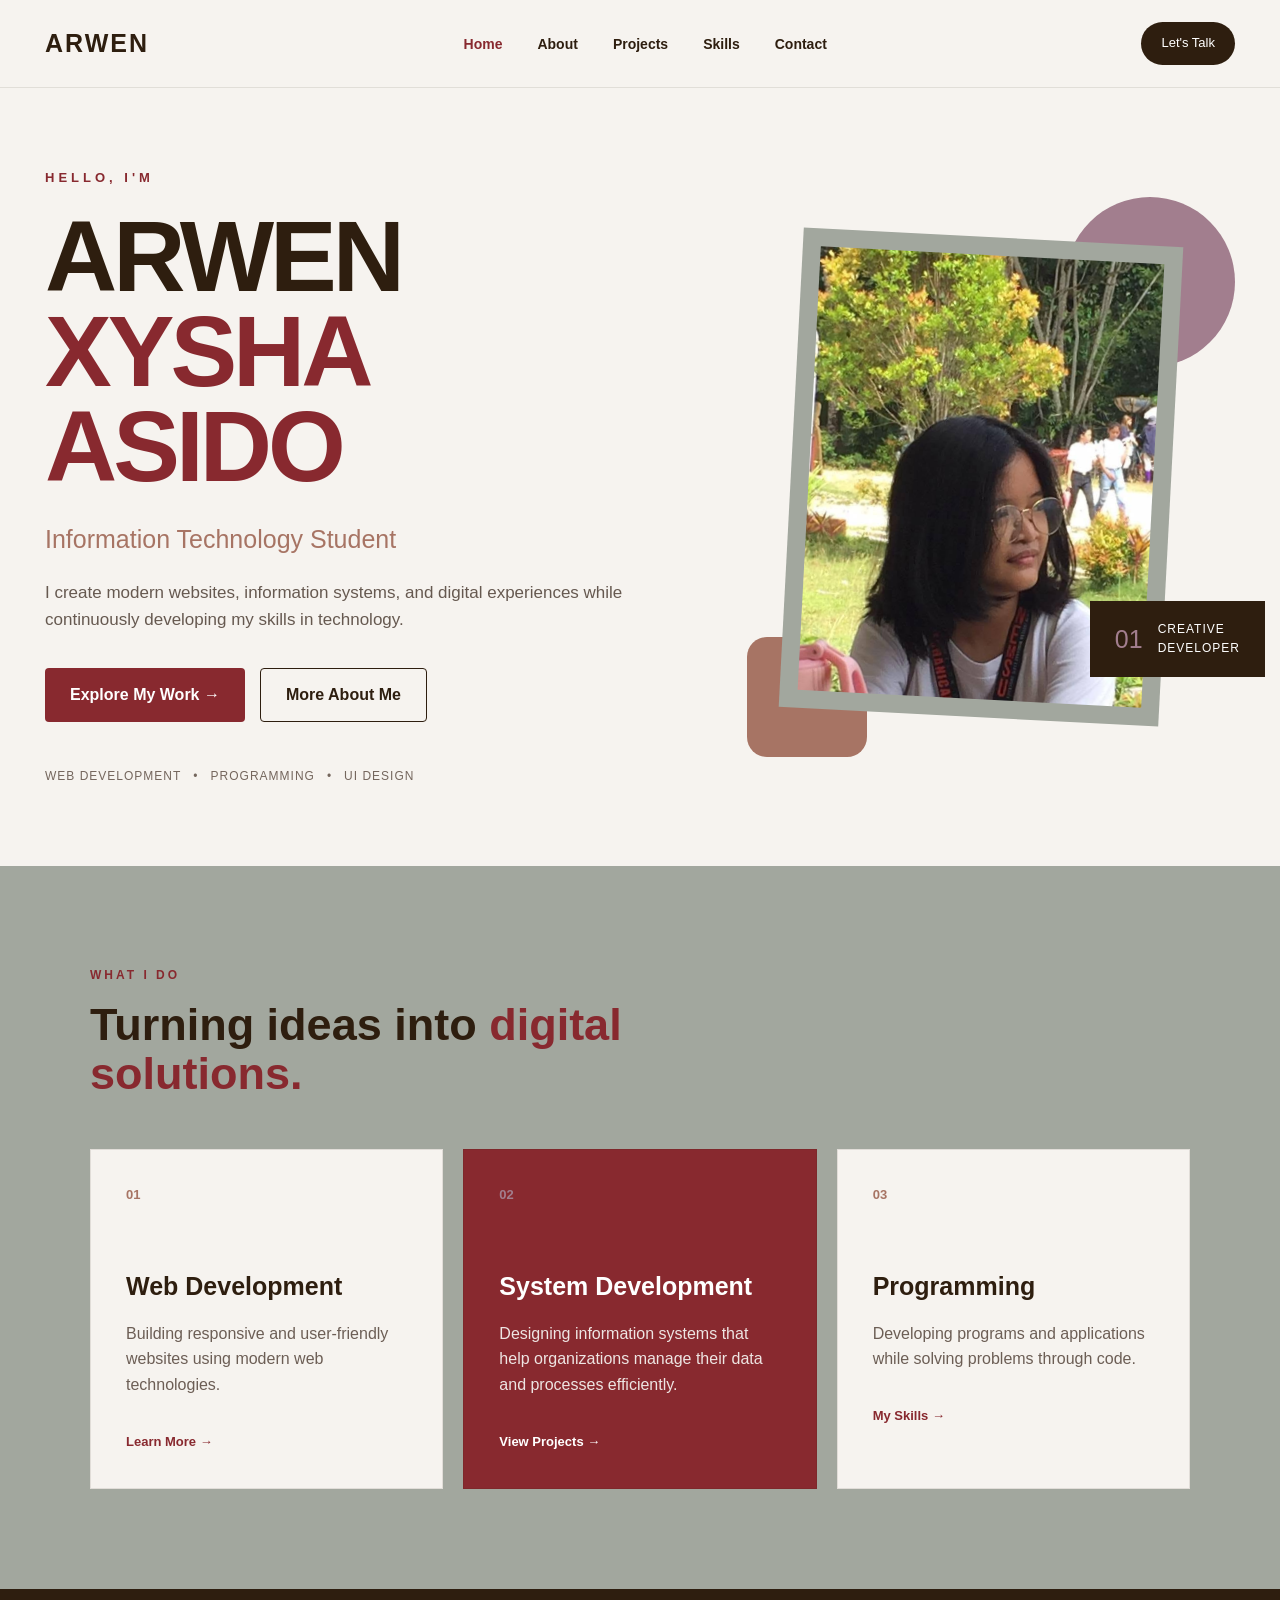
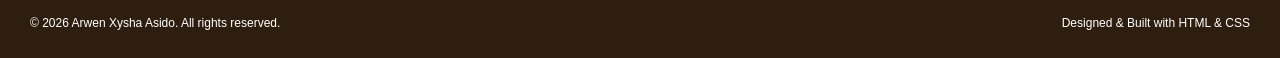
<file: index.html>
<!DOCTYPE html>
<html lang="en">

<head>
    <meta charset="UTF-8">
    <meta name="viewport" content="width=device-width, initial-scale=1.0">
    <title>Portfolio | Home</title>

    <link rel="stylesheet" href="css/style.css">
</head>

<body>

    <!-- NAVIGATION -->

    <header>
        <nav class="navbar">

            <a href="index.html" class="logo">
                ARWEN<span></span>
            </a>

            <ul class="nav-links">
                <li><a href="index.html" class="active">Home</a></li>
                <li><a href="about.html">About</a></li>
                <li><a href="projects.html">Projects</a></li>
                <li><a href="skills.html">Skills</a></li>
                <li><a href="contact.html">Contact</a></li>
            </ul>

            <a href="contact.html" class="nav-button">
                Let's Talk
            </a>

        </nav>
    </header>


    <!-- HERO -->

    <main>

        <section class="hero">

            <div class="hero-content">

                <p class="small-title">
                    HELLO, I'M
                </p>

                <h1>
                    ARWEN <span>XYSHA </span><span>ASIDO</span>
                </h1>

                <h2>
                    Information Technology Student
                </h2>

                <p class="hero-description">
                    I create modern websites, information systems,
                    and digital experiences while continuously
                    developing my skills in technology.
                </p>

                <div class="hero-buttons">

                    <a href="projects.html" class="primary-btn">
                        Explore My Work →
                    </a>

                    <a href="about.html" class="secondary-btn">
                        More About Me
                    </a>

                </div>

                <div class="social-text">
                    <span>Web Development</span>
                    <span>•</span>
                    <span>Programming</span>
                    <span>•</span>
                    <span>UI Design</span>
                </div>

            </div>


            <!-- PROFILE -->

            <div class="hero-profile">

                <div class="decor decor-one"></div>
                <div class="decor decor-two"></div>

                <div class="profile-frame">

                    <img
                        src="profile photo.jpg"
                        alt="Profile Picture"
                    >

                </div>

                <div class="profile-label">
                    <span>01</span>
                    <p>Creative<br>Developer</p>
                </div>

            </div>

        </section>


        <!-- INTRODUCTION -->

        <section class="intro-section">

            <div class="section-title">

                <p>WHAT I DO</p>

                <h2>
                    Turning ideas into
                    <span>digital solutions.</span>
                </h2>

            </div>


            <div class="service-grid">

                <div class="service-card">

                    <div class="service-number">
                        01
                    </div>

                    <h3>
                        Web Development
                    </h3>

                    <p>
                        Building responsive and user-friendly
                        websites using modern web technologies.
                    </p>

                    <a href="skills.html">
                        Learn More →
                    </a>

                </div>


                <div class="service-card featured">

                    <div class="service-number">
                        02
                    </div>

                    <h3>
                        System Development
                    </h3>

                    <p>
                        Designing information systems that help
                        organizations manage their data and
                        processes efficiently.
                    </p>

                    <a href="projects.html">
                        View Projects →
                    </a>

                </div>


                <div class="service-card">

                    <div class="service-number">
                        03
                    </div>

                    <h3>
                        Programming
                    </h3>

                    <p>
                        Developing programs and applications
                        while solving problems through code.
                    </p>

                    <a href="skills.html">
                        My Skills →
                    </a>

                </div>

            </div>

        </section>

    </main>


    <!-- FOOTER -->

    <footer>

        <p>
            © 2026 Arwen Xysha Asido. All rights reserved.
        </p>

        <p>
            Designed & Built with HTML & CSS
        </p>

    </footer>

</body>

</html>
</file>
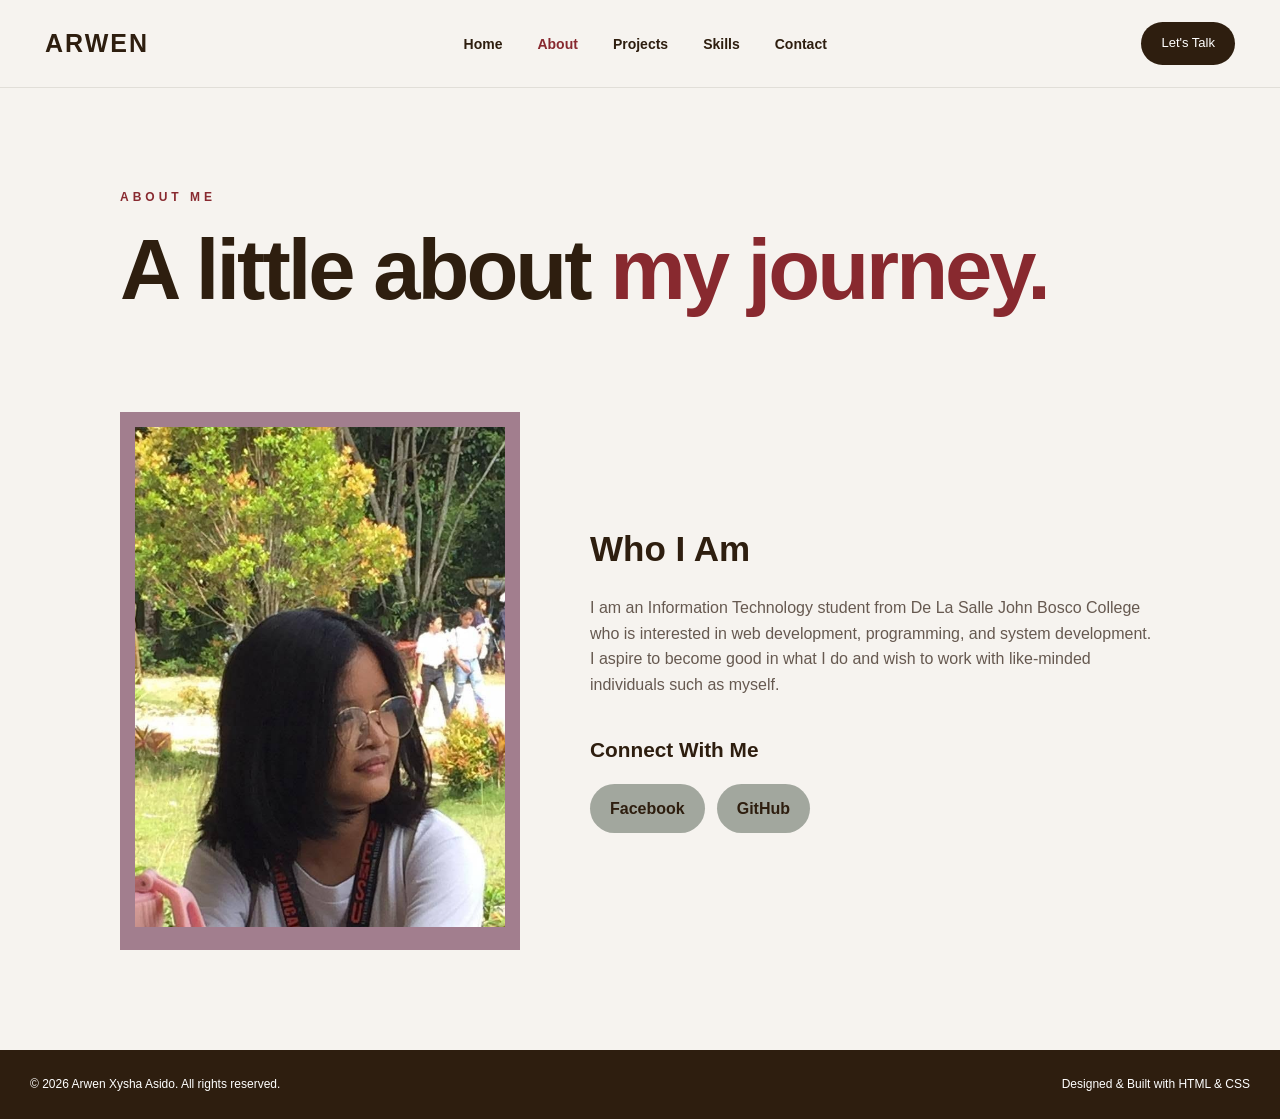
<file: about.html>
<!DOCTYPE html>
<html lang="en">

<head>

    <meta charset="UTF-8">
    <meta name="viewport"
          content="width=device-width, initial-scale=1.0">

    <title>Portfolio | About</title>

    <link rel="stylesheet" href="css/style.css">
    <link rel="stylesheet"
      href="https://cdnjs.cloudflare.com/ajax/libs/font-awesome/6.5.1/css/all.min.css">
</head>

<body>

<header>

    <nav class="navbar">

        <a href="index.html" class="logo">
            ARWEN<span></span>
        </a>

        <ul class="nav-links">

            <li>
                <a href="index.html">Home</a>
            </li>

            <li>
                <a href="about.html" class="active">About</a>
            </li>

            <li>
                <a href="projects.html">Projects</a>
            </li>

            <li>
                <a href="skills.html">Skills</a>
            </li>

            <li>
                <a href="contact.html">Contact</a>
            </li>

        </ul>

        <a href="contact.html" class="nav-button">
            Let's Talk
        </a>

    </nav>

</header>


<main>

<section class="page-intro">

    <p>ABOUT ME</p>

    <h1>
        A little about
        <span>my journey.</span>
    </h1>

</section>


<section class="about-container">

    <div class="about-image">

        <img
            src="profile photo.jpg"
            alt="About Me"
        >

    </div>


<div class="about-content">

    <h2>Who I Am</h2>

    <p>
        I am an Information Technology student from De La Salle John Bosco College who is
        interested in web development, programming, and system development. I aspire to become good in what I do
        and wish to work with like-minded individuals such as myself.
    </p>

    <div class="personal-info">
        <!-- Your personal information -->
    </div>

    <div class="social-links">
        <h3>Connect With Me</h3>

        <div class="social-icons">
            <a href="https://www.facebook.com/arwenxysha.asido/" target="_blank">
                Facebook
            </a>

            <a href="https://github.com/arwenxyshaasido" target="_blank">
                GitHub
            </a>
        </div>
    </div>

</div>

</section>

</main>


<footer>

    <p>© 2026 Arwen Xysha Asido. All rights reserved.</p>

    <p>Designed & Built with HTML & CSS</p>

</footer>

</body>
</html>
</file>
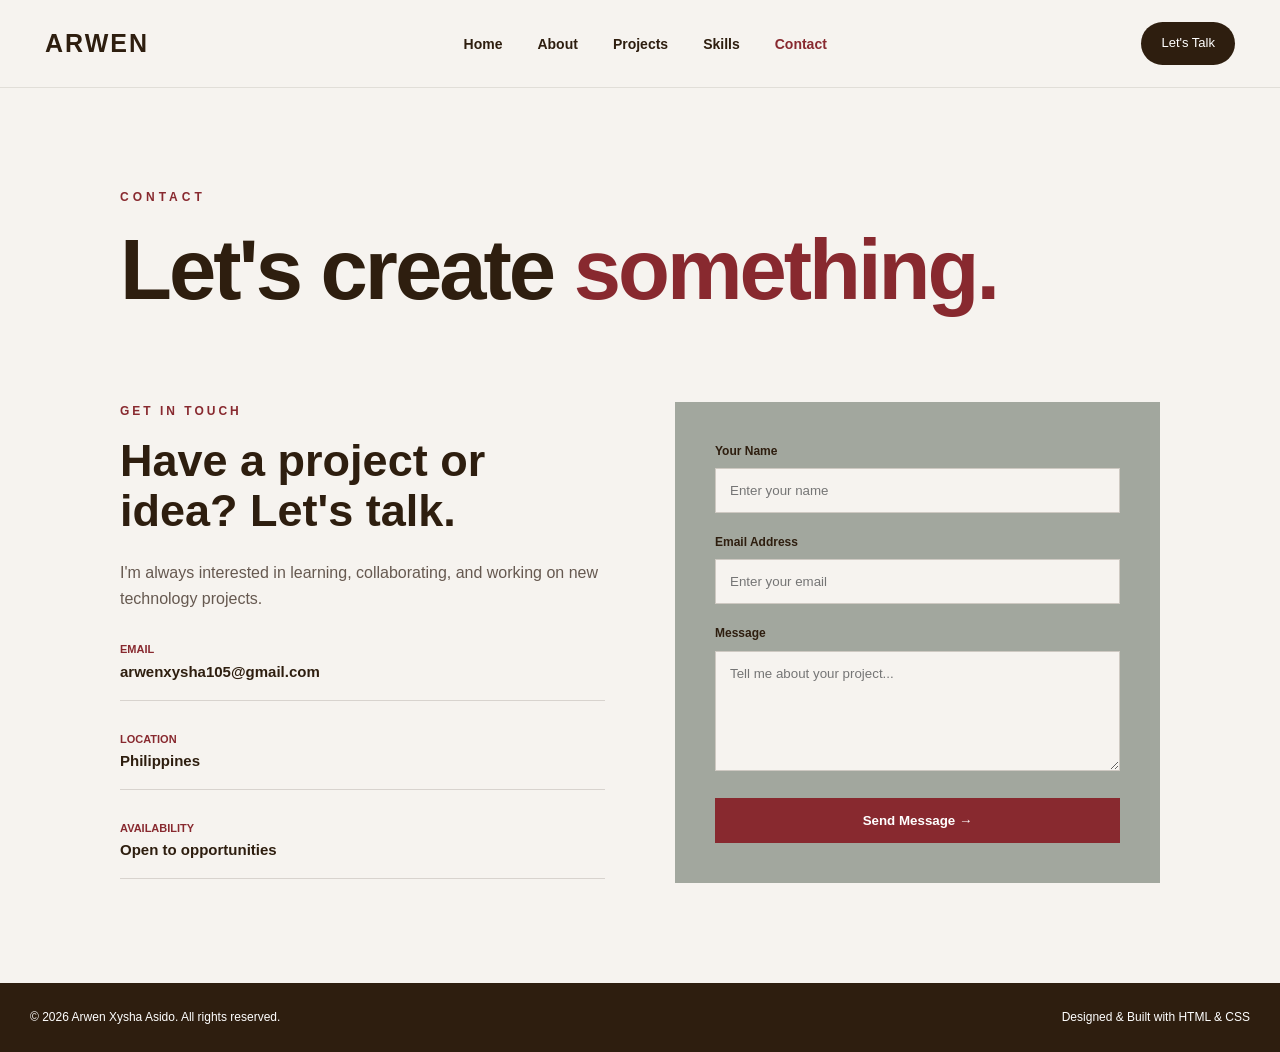
<file: contact.html>
<!DOCTYPE html>
<html lang="en">

<head>

      <meta charset="UTF-8">

      <meta name="viewport"
      content="width=device-width, initial-scale=1.0">

      <title>Portfolio | Contact</title>

      <link rel="stylesheet" href="css/style.css">

</head>

      <body>

      <header>

            <nav class="navbar">

                  <a href="index.html" class="logo">
                  ARWEN<span></span>
                  </a>

                        <ul class="nav-links">
            
                              <li><a href="index.html">Home</a></li>
                              
                              <li><a href="about.html">About</a></li>
                              
                              <li><a href="projects.html">Projects</a></li>
                              
                              <li><a href="skills.html">Skills</a></li>
                  
                              <li>
                              <a href="contact.html" class="active">
                              Contact
                              </a>
                              </li>
            
                        </ul>

                  <a href="contact.html" class="nav-button">
                  Let's Talk
                  </a>
      
            </nav>

      </header>


<main>

      <section class="page-intro">

                  <p>CONTACT</p>
                  
                  <h1>
                  Let's create
                  <span>something.</span>
                  </h1>
            
            </section>
      
            <section class="contact-container">
                  <div class="contact-info">
                        
                              <p class="section-label">
                              GET IN TOUCH
                              </p>
                              
                              <h2>
                              Have a project or idea?
                              Let's talk.
                              </h2>
                              
                              <p>
                              I'm always interested in learning,
                              collaborating, and working on new
                              technology projects.
                              </p>
                              
                              
                              <div class="contact-detail">
                              
                                    <span>Email</span>
                                    
                                    <strong>
                                    arwenxysha105@gmail.com
                                    </strong>
                  
                              </div>
                  
                  
                        <div class="contact-detail">
                  
                              <span>Location</span>
                              
                              <strong>
                              Philippines
                              </strong>
                        
                        </div>
            
            
                        <div class="contact-detail">
                        
                        <span>Availability</span>
                        
                        <strong>
                        Open to opportunities
                        </strong>
                        
                        </div>
            
                  </div>
            
                  <form class="contact-form">
                        
                        <label>
                        Your Name
                        </label>
                        
                        <input
                        type="text"
                        placeholder="Enter your name"
                        required
                        >
                        
                        
                        <label>
                        Email Address
                        </label>
                        
                        <input
                        type="email"
                        placeholder="Enter your email"
                        required
                        >
                  
                        <label>
                        Message
                        </label>
                  
                        <textarea
                        rows="6"
                        placeholder="Tell me about your project..."
                        required
                        ></textarea>
                  
                        <button type="submit">
                        Send Message →
                        </button>
            
                  </form>
                  
            </section>

</main>


      <footer>
            
            <p>© 2026 Arwen Xysha Asido. All rights reserved.</p>
            
            <p>Designed & Built with HTML & CSS</p>
      
      </footer>

      </body>

</html>
</file>
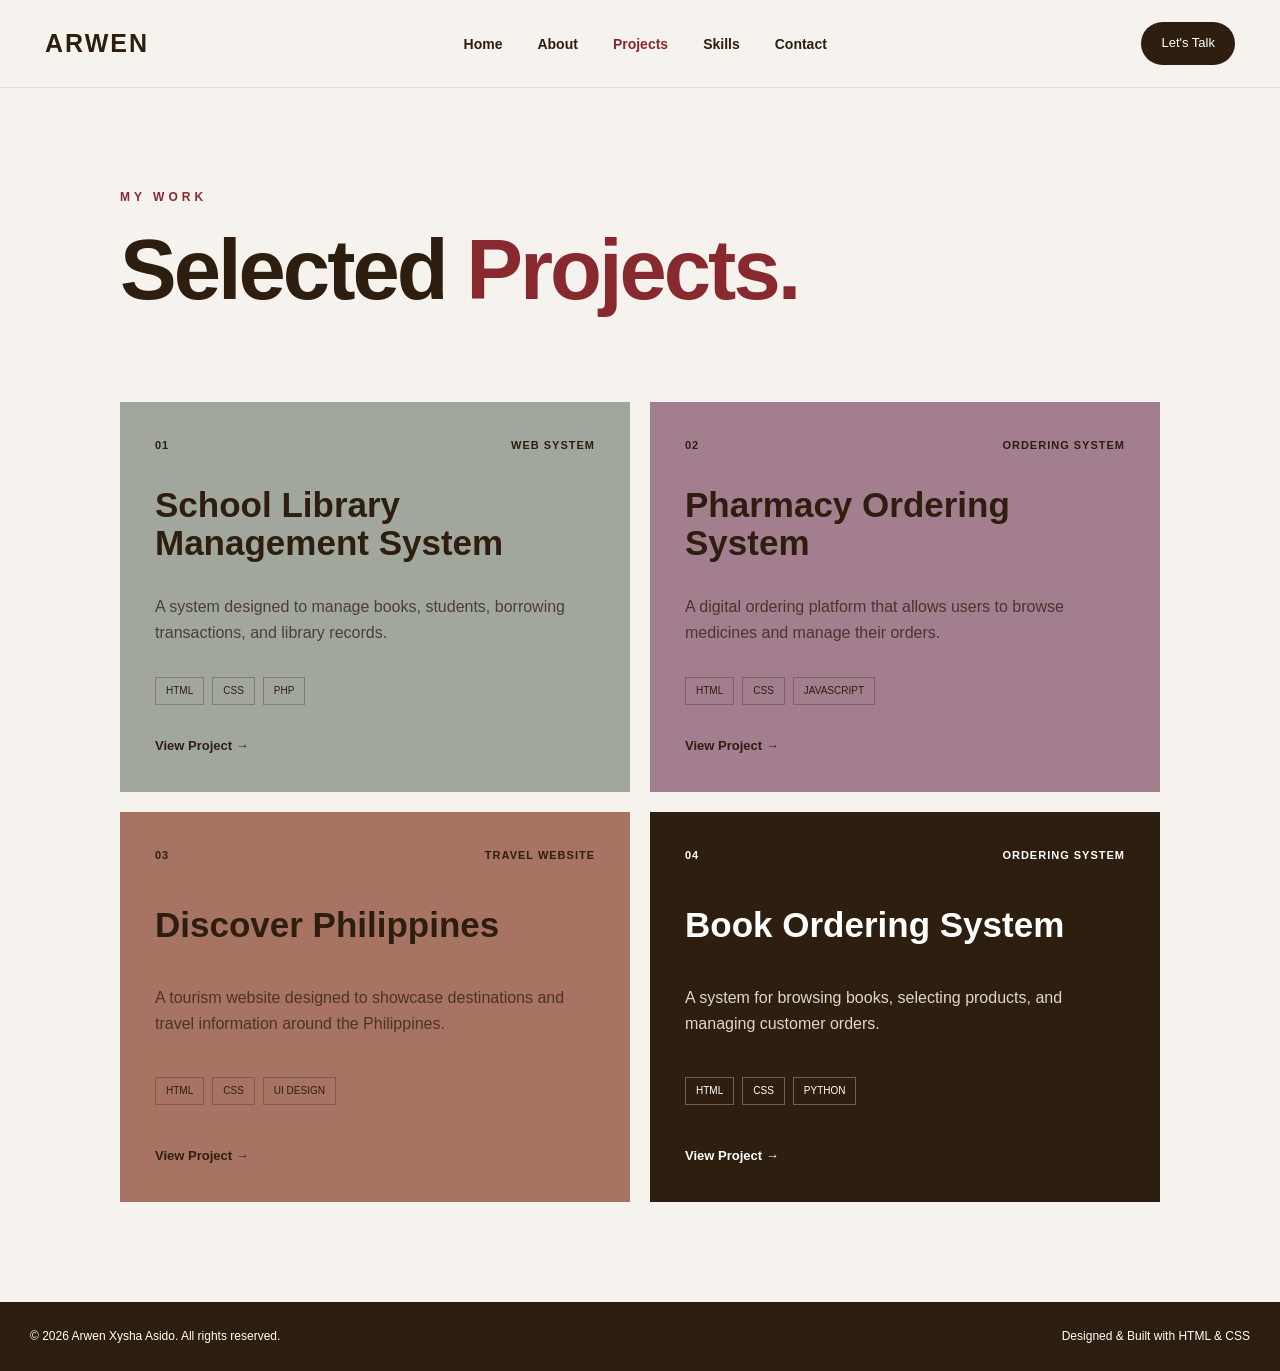
<file: projects.html>
<!DOCTYPE html>
<html lang="en">

<head>

    <meta charset="UTF-8">

    <meta name="viewport"
          content="width=device-width, initial-scale=1.0">

    <title>Portfolio | Projects</title>

    <link rel="stylesheet" href="css/style.css">

</head>

<body>

<header>

<nav class="navbar">

<a href="index.html" class="logo">
ARWEN<span></span>
</a>

<ul class="nav-links">

      <li><a href="index.html">Home</a></li>

      <li><a href="about.html">About</a></li> 

    <li>
       <a href="projects.html" class="active">
      Projects
     </a>
    </li>

     <li><a href="skills.html">Skills</a></li>

      <li><a href="contact.html">Contact</a></li>

</ul>

    <a href="contact.html" class="nav-button">
    Let's Talk
</a>

</nav>

</header>


<main>

    <section class="page-intro">

        <p>MY WORK</p>

        <h1>
            Selected
            <span>Projects.</span>
        </h1>

    </section>


<section class="project-grid">

    <div class="project-card-large">

        <div class="project-top">
        <span>01</span>
    <span>WEB SYSTEM</span>

    </div>

    <h2>
        School Library
        Management System
    </h2>

    <p>
    A system designed to manage books,
    students, borrowing transactions,
    and library records.
    </p>

    <div class="project-tags">

        <span>HTML</span>
        <span>CSS</span>
        <span>PHP</span>

    </div>

    <a href="#">
    View Project →
    </a>

    </div>


        <div class="project-card-large mauve">

        <div class="project-top">

        <span>02</span>

        <span>ORDERING SYSTEM</span>

    </div>

    <h2>
    Pharmacy
    Ordering System
    </h2>

<p>
A digital ordering platform that allows
users to browse medicines and manage
their orders.
</p>

<div class="project-tags">

<span>HTML</span>
<span>CSS</span>
<span>JavaScript</span>

</div>

<a href="#">
View Project →
</a>

</div>


<div class="project-card-large brown">

<div class="project-top">

<span>03</span>

<span>TRAVEL WEBSITE</span>

</div>

<h2>
Discover
Philippines
</h2>

<p>
A tourism website designed to showcase
destinations and travel information
around the Philippines.
</p>

<div class="project-tags">

<span>HTML</span>
<span>CSS</span>
<span>UI Design</span>

</div>

<a href="#">
View Project →
</a>

</div>


<div class="project-card-large dark">

<div class="project-top">

<span>04</span>

<span>ORDERING SYSTEM</span>

</div>

<h2>
Book Ordering
System
</h2>

<p>
A system for browsing books,
selecting products, and managing
customer orders.
</p>

<div class="project-tags">

<span>HTML</span>
<span>CSS</span>
<span>Python</span>

</div>

<a href="#">
View Project →
</a>

</div>


</section>

</main>


<footer>

<p>© 2026 Arwen Xysha Asido. All rights reserved.</p>

<p>Designed & Built with HTML & CSS</p>

</footer>

</body>

</html>
</file>
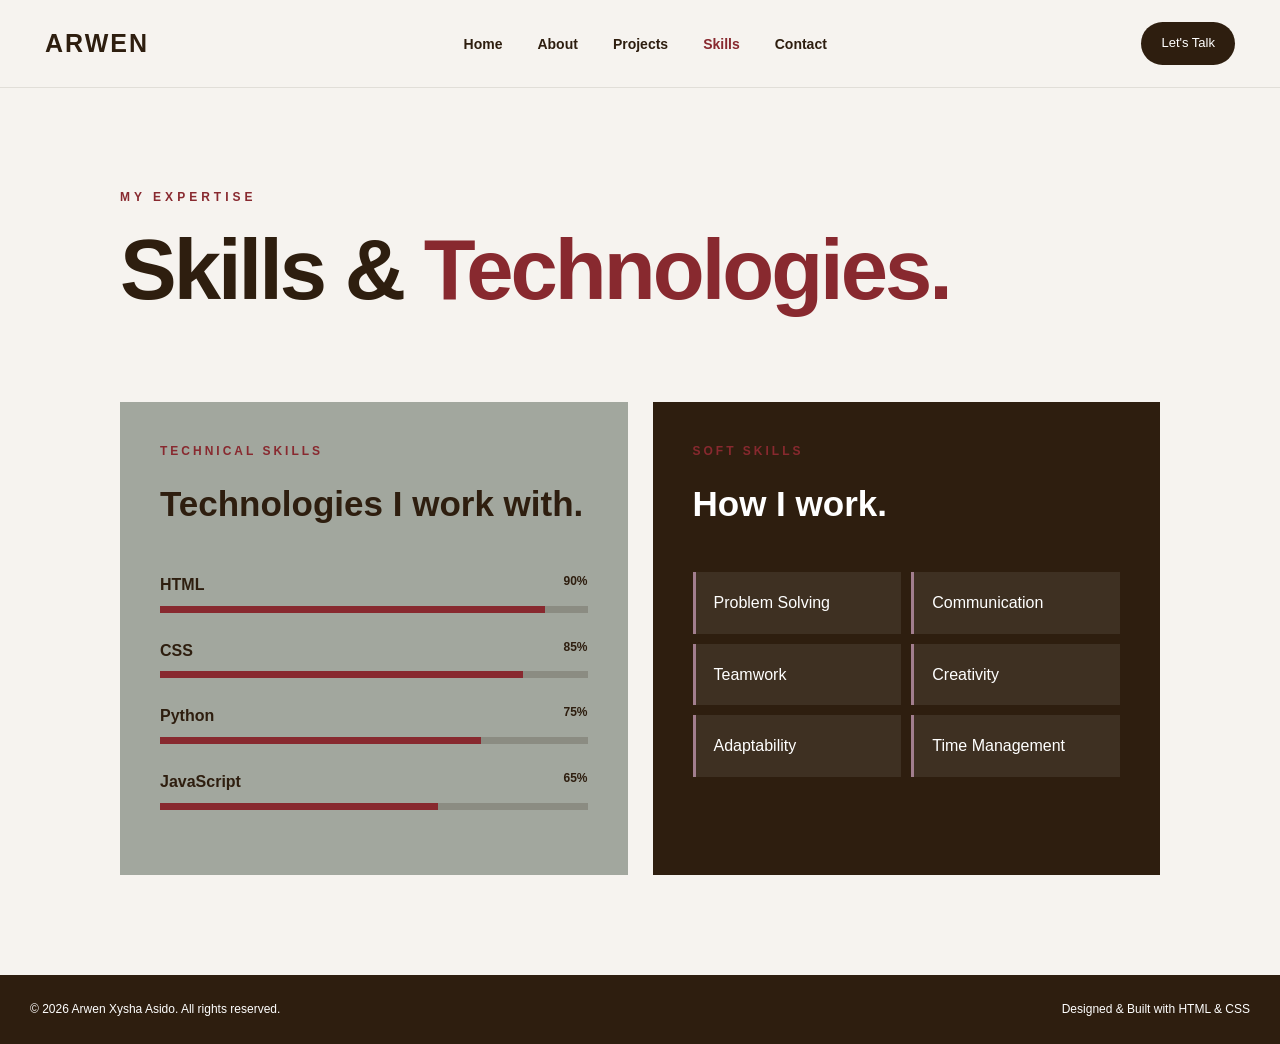
<file: skills.html>
<!DOCTYPE html>
<html lang="en">

      <head>
                  
            <meta charset="UTF-8">
                  
                  <meta name="viewport"
                        content="width=device-width, initial-scale=1.0">
                  
                  <title>Portfolio | Skills</title>
                  
                  <link rel="stylesheet" href="css/style.css">

      </head>
                  
             <body>
            
                  <header>
                  
                        <nav class="navbar">
                        
                        <a href="index.html" class="logo">
                        ARWEN<span></span>
                        </a>
                        
                        <ul class="nav-links">
                        
                        <li><a href="index.html">Home</a></li>
                        
                        <li><a href="about.html">About</a></li>
                        
                        <li><a href="projects.html">Projects</a></li>
                        
                        <li>
                        <a href="skills.html" class="active">
                        Skills
                        </a>
                        </li>
                        
                        <li><a href="contact.html">Contact</a></li>
                        
                        </ul>
                        
                        <a href="contact.html" class="nav-button">
                        Let's Talk
                        </a>
                        
                        </nav>
                        
                  </header>
                  
                  
            <main>
                  
                  <section class="page-intro">
                  
                        <p>MY EXPERTISE</p>
                        
                        <h1>
                        Skills &
                        <span>Technologies.</span>
                        </h1>
                  
                  </section>
                  
                  <section class="skills-container">
                  
                  
                        <div class="skills-box">
                        
                        <p class="section-label">
                        TECHNICAL SKILLS
                        </p>
                        
                        <h2>
                        Technologies I work with.
                        </h2>
                        
                        
                        <div class="skill-item">
                        
                        <div>
                        HTML
                        </div>
                        
                        <strong>90%</strong>
                        
                        <div class="skill-line">
                        <span style="width:90%"></span>
                        </div>
                        
                        </div>
                        
                        
                        <div class="skill-item">
                        
                        <div>
                        CSS
                        </div>
                        
                        <strong>85%</strong>
                        
                        <div class="skill-line">
                        <span style="width:85%"></span>
                        </div>
                        
                        </div>
                        
                        
                        <div class="skill-item">
                        
                        <div>
                        Python
                        </div>
                        
                        <strong>75%</strong>
                        
                        <div class="skill-line">
                        <span style="width:75%"></span>
                        </div>
                        
                        </div>
                        
                        
                        <div class="skill-item">
                        
                        <div>
                        JavaScript
                        </div>
                        
                        <strong>65%</strong>
                        
                        <div class="skill-line">
                        <span style="width:65%"></span>
                        </div>
                        
                        </div>
                        
                        </div>
                        
                        
                        <div class="skills-box soft-box">
                        
                        <p class="section-label">
                        SOFT SKILLS
                        </p>
                        
                        <h2>
                        How I work.
                        </h2>
                        
                        <div class="soft-grid">
                        
                        <div>Problem Solving</div>
                        
                        <div>Communication</div>
                        
                        <div>Teamwork</div>
                        
                        <div>Creativity</div>
                        
                        <div>Adaptability</div>
                        
                        <div>Time Management</div>
                        
                        </div>
                        
                        </div>
                  
                  
                  </section>
                  
            </main>
                  
                  
            <footer>
                  
                  <p>© 2026 Arwen Xysha Asido. All rights reserved.</p>
                  
                  <p>Designed & Built with HTML & CSS</p>
                  
            </footer>
                  
      </body>

</html>
</file>
<file: css/style.css>
/* =====================================
   COLOR PALETTE
===================================== */

:root {

    --sage: #A2A79E;

    --mauve: #A27E8E;

    --brown: #A77464;

    --burgundy: #88292F;

    --dark: #2E1E0F;

    --cream: #F6F3EF;

    --white: #FFFFFF;

}


/* =====================================
   RESET
===================================== */

* {
    margin: 0;
    padding: 0;
    box-sizing: border-box;
}

html {
    scroll-behavior: smooth;
}

body {

    font-family:
        Arial,
        Helvetica,
        sans-serif;

    background: var(--cream);

    color: var(--dark);

    line-height: 1.6;
}

a {
    text-decoration: none;
    color: inherit;
}


/* =====================================
   NAVIGATION
===================================== */

header {

    width: 100%;

    background:
        rgba(246, 243, 239, 0.95);

    border-bottom:
        1px solid rgba(46, 30, 15, 0.1);

    position: sticky;

    top: 0;

    z-index: 1000;

}

.navbar {

    max-width: 1250px;

    margin: auto;

    padding:
        22px 30px;

    display: flex;

    justify-content:
        space-between;

    align-items: center;

}


.logo {

    font-size: 25px;

    font-weight: 900;

    letter-spacing: 2px;

}

.logo span {
    color: var(--burgundy);
}


.nav-links {

    display: flex;

    gap: 35px;

    list-style: none;

}

.nav-links a {

    font-size: 14px;

    font-weight: 600;

    color: var(--dark);

    transition: 0.3s;

}

.nav-links a:hover,
.nav-links a.active {

    color: var(--burgundy);

}


.nav-button {

    padding:
        11px 20px;

    background:
        var(--dark);

    color:
        var(--white);

    border-radius:
        30px;

    font-size:
        13px;

    transition:
        0.3s;

}

.nav-button:hover {
    background: var(--burgundy);
}


/* =====================================
   HERO
===================================== */

.hero {

    max-width:
        1250px;

    min-height:
        720px;

    margin:
        auto;

    padding:
        80px 30px;

    display:
        grid;

    grid-template-columns:
        1.1fr 0.9fr;

    align-items:
        center;

    gap:
        60px;

}


.small-title {

    color:
        var(--burgundy);

    font-size:
        13px;

    font-weight:
        bold;

    letter-spacing:
        4px;

    margin-bottom:
        20px;

}


.hero h1 {

    font-size:
        clamp(55px, 8vw, 100px);

    line-height:
        0.95;

    letter-spacing:
        -4px;

    margin-bottom:
        25px;

}


.hero h1 span {
    color:
        var(--burgundy);
}


.hero h2 {

    font-size:
        25px;

    font-weight:
        500;

    color:
        var(--brown);

    margin-bottom:
        20px;

}


.hero-description {

    max-width:
        580px;

    color:
        #665950;

    font-size:
        17px;

}


.hero-buttons {

    display:
        flex;

    gap:
        15px;

    margin-top:
        35px;

}


.primary-btn {

    background:
        var(--burgundy);

    color:
        var(--white);

    padding:
        14px 25px;

    border-radius:
        4px;

    font-weight:
        bold;

    transition:
        0.3s;

}

.primary-btn:hover {

    background:
        var(--dark);

    transform:
        translateY(-3px);

}


.secondary-btn {

    border:
        1px solid var(--dark);

    padding:
        13px 25px;

    border-radius:
        4px;

    font-weight:
        bold;

    transition:
        0.3s;

}

.secondary-btn:hover {

    background:
        var(--dark);

    color:
        var(--white);

}


.social-text {

    display:
        flex;

    gap:
        12px;

    margin-top:
        45px;

    color:
        #74665d;

    font-size:
        12px;

    text-transform:
        uppercase;

    letter-spacing:
        1px;

}


/* =====================================
   PROFILE
===================================== */

.hero-profile {

    position:
        relative;

    display:
        flex;

    justify-content:
        center;

    align-items:
        center;

}


.profile-frame {

    width:
        380px;

    height:
        480px;

    background:
        var(--sage);

    padding:
        18px;

    transform:
        rotate(3deg);

    position:
        relative;

    z-index:
        2;

}


.profile-frame img {

    width:
        100%;

    height:
        100%;

    object-fit:
        cover;

}


.decor {

    position:
        absolute;

    z-index:
        1;

}


.decor-one {

    width:
        170px;

    height:
        170px;

    background:
        var(--mauve);

    border-radius:
        50%;

    top:
        -40px;

    right:
        0;

}


.decor-two {

    width:
        120px;

    height:
        120px;

    background:
        var(--brown);

    bottom:
        -40px;

    left:
        20px;

    border-radius:
        20px;

}


.profile-label {

    position:
        absolute;

    z-index:
        3;

    right:
        -30px;

    bottom:
        40px;

    background:
        var(--dark);

    color:
        var(--white);

    padding:
        18px 25px;

    display:
        flex;

    align-items:
        center;

    gap:
        15px;

}


.profile-label span {

    font-size:
        25px;

    color:
        var(--mauve);

}


.profile-label p {

    font-size:
        12px;

    text-transform:
        uppercase;

    letter-spacing:
        1px;

}


/* =====================================
   INTRO SECTION
===================================== */

.intro-section {

    background:
        var(--sage);

    padding:
        100px 30px;

}


.section-title {

    max-width:
        1100px;

    margin:
        auto auto 50px;

}


.section-title p,
.section-label {

    color:
        var(--burgundy);

    font-size:
        12px;

    font-weight:
        bold;

    letter-spacing:
        3px;

    margin-bottom:
        15px;

}


.section-title h2 {

    max-width:
        700px;

    font-size:
        45px;

    line-height:
        1.1;

}


.section-title h2 span {

    color:
        var(--burgundy);

}


.service-grid {

    max-width:
        1100px;

    margin:
        auto;

    display:
        grid;

    grid-template-columns:
        repeat(3, 1fr);

    gap:
        20px;

}


.service-card {

    background:
        var(--cream);

    padding:
        35px;

    min-height:
        300px;

    border:
        1px solid rgba(46, 30, 15, 0.1);

    transition:
        0.3s;

}


.service-card:hover {

    transform:
        translateY(-8px);

}


.service-card.featured {

    background:
        var(--burgundy);

    color:
        var(--white);

}


.service-number {

    font-size:
        13px;

    color:
        var(--brown);

    font-weight:
        bold;

    margin-bottom:
        60px;

}


.featured .service-number {
    color:
        var(--mauve);
}


.service-card h3 {

    font-size:
        25px;

    margin-bottom:
        15px;

}


.service-card p {

    color:
        #6c5e55;

    margin-bottom:
        30px;

}


.featured p {
    color:
        #eee5e3;
}


.service-card a {

    color:
        var(--burgundy);

    font-weight:
        bold;

    font-size:
        13px;

}


.featured a {
    color:
        var(--white);
}


/* =====================================
   PAGE INTRO
===================================== */

.page-intro {

    max-width:
        1100px;

    margin:
        auto;

    padding:
        100px 30px 70px;

}


.page-intro p {

    color:
        var(--burgundy);

    font-size:
        12px;

    letter-spacing:
        4px;

    font-weight:
        bold;

}


.page-intro h1 {

    font-size:
        clamp(50px, 8vw, 85px);

    line-height:
        1;

    letter-spacing:
        -3px;

    margin-top:
        20px;

}


.page-intro h1 span {

    color:
        var(--burgundy);

}


/* =====================================
   ABOUT
===================================== */

.about-container {

    max-width:
        1100px;

    margin:
        auto;

    padding:
        30px 30px 100px;

    display:
        grid;

    grid-template-columns:
        400px 1fr;

    gap:
        70px;

    align-items:
        center;

}


.about-image {

    background:
        var(--mauve);

    padding:
        15px;

}


.about-image img {

    width:
        100%;

    height:
        500px;

    object-fit:
        cover;

}


.about-content h2 {

    font-size:
        35px;

    line-height:
        1.2;

    margin-bottom:
        25px;

}


.about-content > p:not(.section-label) {

    color:
        #665950;

    margin-bottom:
        15px;

}


.about-details {

    display:
        grid;

    grid-template-columns:
        repeat(2, 1fr);

    gap:
        20px;

    margin-top:
        35px;

}


.about-details strong {

    color:
        var(--burgundy);

    font-size:
        12px;

    text-transform:
        uppercase;

}


.about-details p {

    font-size:
        14px;

}

/* Social Media Links */
.social-links {
    margin-top: 35px;
    text-align: left;
}

.social-links h3 {
    color: #2E1E0F;
    margin-bottom: 18px;
    font-size: 1.3rem;
}

.social-icons {
    display: flex;
    justify-content: flex-start;
    align-items: center;
    flex-wrap: wrap;
    gap: 12px;
}

.social-icons a {
    text-decoration: none;
    color: #2E1E0F;
    background: #A2A79E;
    padding: 12px 20px;
    border-radius: 30px;
    font-weight: 600;
    transition: 0.3s ease;
}

.social-icons a:hover {
    background: #88292F;
    color: white;
    transform: translateY(-3px);
}
/* =====================================
   PROJECTS
===================================== */

.project-grid {

    max-width:
        1100px;

    margin:
        auto;

    padding:
        20px 30px 100px;

    display:
        grid;

    grid-template-columns:
        repeat(2, 1fr);

    gap:
        20px;

}


.project-card-large {

    min-height:
        390px;

    background:
        var(--sage);

    padding:
        35px;

    display:
        flex;

    flex-direction:
        column;

    justify-content:
        space-between;

    transition:
        0.3s;

}


.project-card-large:hover {

    transform:
        translateY(-8px);

}


.project-card-large.mauve {
    background:
        var(--mauve);
}


.project-card-large.brown {
    background:
        var(--brown);
}


.project-card-large.dark {

    background:
        var(--dark);

    color:
        var(--white);

}


.project-top {

    display:
        flex;

    justify-content:
        space-between;

    font-size:
        11px;

    font-weight:
        bold;

    letter-spacing:
        1px;

}


.project-card-large h2 {

    font-size:
        35px;

    line-height:
        1.1;

    max-width:
        400px;

}


.project-card-large p {

    max-width:
        450px;

    color:
        rgba(46, 30, 15, 0.75);

}


.dark p {
    color:
        #ddd5d0;
}


.project-tags {

    display:
        flex;

    gap:
        8px;

    flex-wrap:
        wrap;

}


.project-tags span {

    border:
        1px solid rgba(46, 30, 15, 0.3);

    padding:
        5px 10px;

    font-size:
        10px;

    text-transform:
        uppercase;

}


.dark .project-tags span {

    border-color:
        rgba(255,255,255,0.3);

}


.project-card-large a {

    font-weight:
        bold;

    font-size:
        13px;

}


/* =====================================
   SKILLS
===================================== */

.skills-container {

    max-width:
        1100px;

    margin:
        auto;

    padding:
        20px 30px 100px;

    display:
        grid;

    grid-template-columns:
        1fr 1fr;

    gap:
        25px;

}


.skills-box {

    background:
        var(--sage);

    padding:
        40px;

}


.soft-box {

    background:
        var(--dark);

    color:
        var(--white);

}


.skills-box h2 {

    font-size:
        35px;

    margin-bottom:
        40px;

}


.skill-item {

    margin-bottom:
        25px;

    position:
        relative;

}


.skill-item > div:first-child {

    font-weight:
        bold;

}


.skill-item strong {

    position:
        absolute;

    right:
        0;

    top:
        0;

    font-size:
        12px;

}


.skill-line {

    width:
        100%;

    height:
        7px;

    background:
        rgba(46,30,15,0.2);

    margin-top:
        8px;

}


.skill-line span {

    display:
        block;

    height:
        100%;

    background:
        var(--burgundy);

}


.soft-grid {

    display:
        grid;

    grid-template-columns:
        repeat(2, 1fr);

    gap:
        10px;

}


.soft-grid div {

    padding:
        18px;

    background:
        rgba(255,255,255,0.08);

    border-left:
        3px solid var(--mauve);

}


/* =====================================
   CONTACT
===================================== */

.contact-container {

    max-width:
        1100px;

    margin:
        auto;

    padding:
        20px 30px 100px;

    display:
        grid;

    grid-template-columns:
        1fr 1fr;

    gap:
        70px;

}


.contact-info h2 {

    font-size:
        45px;

    line-height:
        1.1;

    margin-bottom:
        25px;

}


.contact-info > p:not(.section-label) {

    color:
        #665950;

}


.contact-detail {

    margin-top:
        30px;

    padding-bottom:
        15px;

    border-bottom:
        1px solid rgba(46,30,15,0.15);

}


.contact-detail span {

    display:
        block;

    color:
        var(--burgundy);

    font-size:
        11px;

    font-weight:
        bold;

    text-transform:
        uppercase;

}


.contact-detail strong {

    font-size:
        15px;

}


.contact-form {

    background:
        var(--sage);

    padding:
        40px;

}


.contact-form label {

    display:
        block;

    font-size:
        12px;

    font-weight:
        bold;

    margin-bottom:
        7px;

}


.contact-form input,
.contact-form textarea {

    width:
        100%;

    padding:
        14px;

    margin-bottom:
        20px;

    border:
        1px solid rgba(46,30,15,0.2);

    background:
        var(--cream);

    font-family:
        inherit;

    outline:
        none;

}


.contact-form input:focus,
.contact-form textarea:focus {

    border-color:
        var(--burgundy);

}


.contact-form button {

    width:
        100%;

    padding:
        15px;

    border:
        none;

    background:
        var(--burgundy);

    color:
        var(--white);

    font-weight:
        bold;

    cursor:
        pointer;

    transition:
        0.3s;

}


.contact-form button:hover {

    background:
        var(--dark);

}


/* =====================================
   FOOTER
===================================== */

footer {

    background:
        var(--dark);

    color:
        var(--white);

    padding:
        25px 30px;

    display:
        flex;

    justify-content:
        space-between;

    font-size:
        12px;

}


/* =====================================
   TABLET
===================================== */

@media (max-width: 900px) {

    .nav-button {
        display:
            none;
    }

    .hero {

        grid-template-columns:
            1fr;

        text-align:
            center;

        padding-top:
            60px;

    }

    .hero-description {
        margin:
            auto;
    }

    .hero-buttons,
    .social-text {
        justify-content:
            center;
    }

    .hero-profile {
        order:
            -1;
    }

    .service-grid {

        grid-template-columns:
            1fr;

    }

    .about-container {

        grid-template-columns:
            1fr;

    }

    .about-image {

        max-width:
            400px;

        margin:
            auto;

    }

    .project-grid {

        grid-template-columns:
            1fr;

    }

}


/* =====================================
   MOBILE
===================================== */

@media (max-width: 600px) {

    .navbar {

        flex-direction:
            column;

        gap:
            15px;

        padding:
            15px 20px;

    }


    .nav-links {

        width:
            100%;

        justify-content:
            center;

        gap:
            12px;

        flex-wrap:
            wrap;

    }


    .nav-links a {

        font-size:
            12px;

    }


    .hero {

        padding:
            60px 20px;

    }


    .hero h1 {

        font-size:
            55px;

        letter-spacing:
            -2px;

    }


    .hero h2 {

        font-size:
            20px;

    }


    .hero-description {

        font-size:
            14px;

    }


    .hero-buttons {

        flex-direction:
            column;

    }


    .primary-btn,
    .secondary-btn {

        width:
            100%;

        text-align:
            center;

    }


    .social-text {

        flex-wrap:
            wrap;

        font-size:
            10px;

    }


    .profile-frame {

        width:
            260px;

        height:
            350px;

    }


    .profile-label {

        right:
            -10px;

        bottom:
            20px;

    }


    .decor-one {

        width:
            100px;

        height:
            100px;

    }


    .decor-two {

        width:
            80px;

        height:
            80px;

    }


    .intro-section {

        padding:
            70px 20px;

    }


    .section-title h2 {

        font-size:
            32px;

    }


    .service-card {

        min-height:
            260px;

        padding:
            25px;

    }


    .page-intro {

        padding:
            70px 20px 40px;

    }


    .page-intro h1 {

        font-size:
            48px;

    }


    .about-container,
    .project-grid,
    .skills-container,
    .contact-container {

        padding-left:
            20px;

        padding-right:
            20px;

    }


    .about-content h2 {

        font-size:
            28px;

    }


    .about-details {

        grid-template-columns:
            1fr;

    }


    .project-card-large {

        min-height:
            350px;

        padding:
            25px;

    }


    .project-card-large h2 {

        font-size:
            28px;

    }


    .skills-container,
    .contact-container {

        grid-template-columns:
            1fr;

    }


    .skills-box {

        padding:
            25px;

    }


    .skills-box h2 {

        font-size:
            28px;

    }


    .soft-grid {

        grid-template-columns:
            1fr;

    }


    .contact-info h2 {

        font-size:
            35px;

    }


    .contact-form {

        padding:
            25px;

    }


    footer {

        flex-direction:
            column;

        gap:
            8px;

        text-align:
            center;

    }

}
</file>
